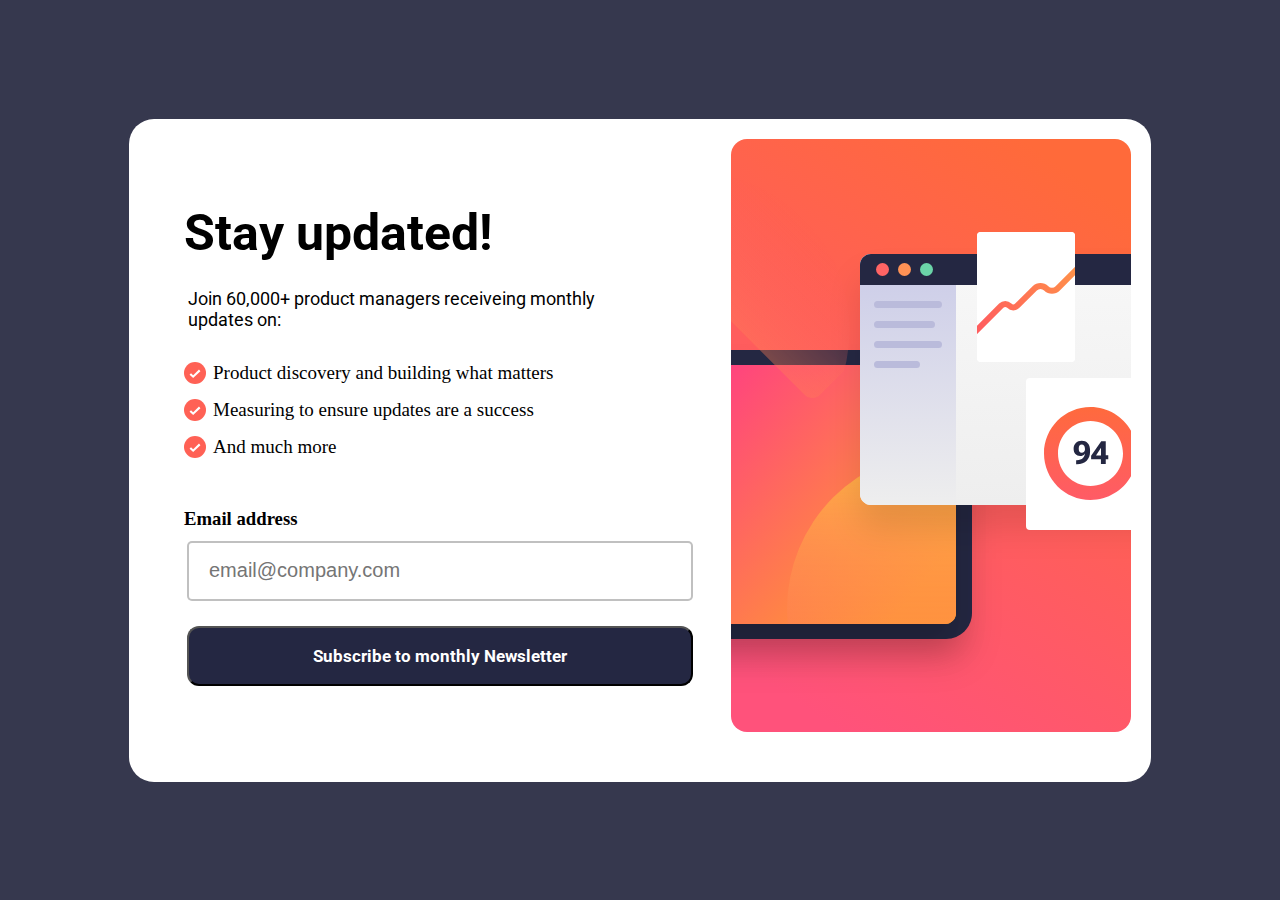
<file: index.html>
<!DOCTYPE html>
<html lang="en">
<head>
  <meta charset="UTF-8">
  <meta name="viewport" content="width=device-width, initial-scale=1.0"> <!-- displays site properly based on user's device -->

  <link rel="icon" type="image/png" sizes="32x32" href="./assets/images/favicon-32x32.png">
  
  <link rel="stylesheet" href="./css/style.css">

  <title>Frontend Mentor | Newsletter sign-up form with success message</title>

  <script src="./js/script.js" defer></script>


</head>
<body>

  <div class="flex-main">
    <div class="container">
      <div class="content">

        <div class="content-box">

          <h1>Stay updated!</h1>
  
          <p>Join 60,000+ product managers receiveing monthly updates on:</p>
  
          <ul>
            <li>Product discovery and building what matters</li>
            <li>Measuring to ensure updates are a success</li>
            <li>And much more</li>
          </ul>
  
          <div class="form-div">
  
            <div class="heading">
              <h3>Email address</h3>
              <h4 id="valid"></h4>
            </div>
  
            <form action="#" class="email form">
              <input type="email" name="emailid" id="emailid" placeholder="email@company.com" oninvalid="this.setCustomValidity(' ')"  oninput="this.setCustomValidity('')" title='enter email'>
              <button type="submit" class="btn" >Subscribe to monthly Newsletter</button>
            </form>
  
          </div>
        </div>


      </div>
      <div class="img">
        <img src="./assets/images/illustration-sign-up-desktop.svg" alt="">
      </div>
    </div>
  </div>
  
</body>
</html>
</file>
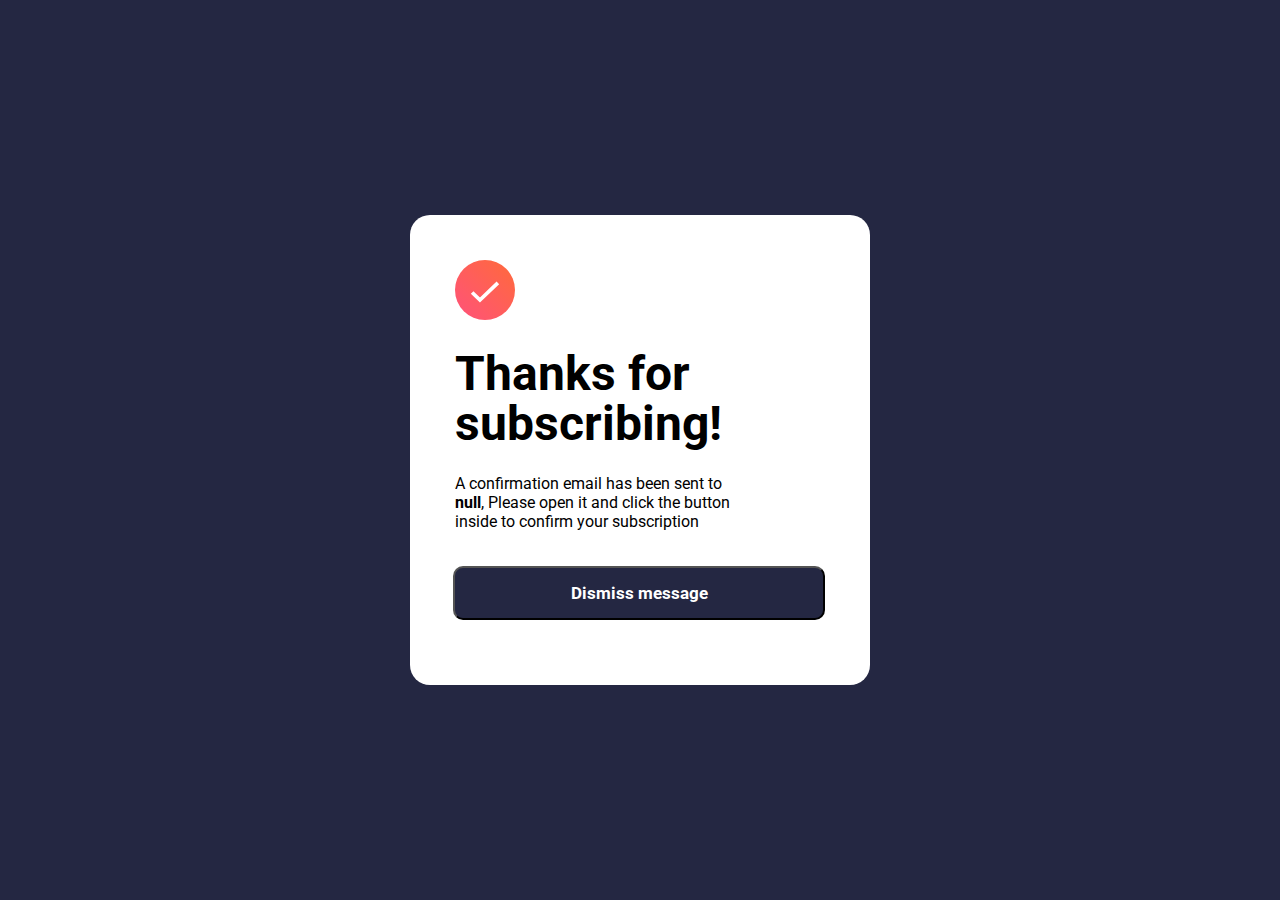
<file: success.html>
<!DOCTYPE html>
<html lang="en">
<head>
    <meta charset="UTF-8">
    <meta http-equiv="X-UA-Compatible" content="IE=edge">
    <meta name="viewport" content="width=device-width, initial-scale=1.0">
    <title>Successful</title>

    <link rel="stylesheet" href="./css/success.css">

    <script src="/js/success.js" defer></script>

</head>
<body>
    <div class="flex-main">
        <div class="container">
            
            <div class="img">
                <img src="./assets/images/icon-success.svg" alt="">
            </div>
            <div class="heading">
                <h1>Thanks for subscribing!</h1>
            </div>
            <div class="text-content"></div>

            <button class="btn">Dismiss message</button>
        </div>
    </div>
</body>
</html>
</file>
<file: css/style.css>
@import url('https://fonts.googleapis.com/css2?family=Roboto:wght@400;700&display=swap');
/* font-family: 'Roboto', sans-serif; */

*{
    margin: 0;
    padding: 0;
    box-sizing: border-box;
}

h1,p, .btn{
    font-family: 'Roboto', sans-serif;
}

:root{
    --primary-color: hsl(4, 100%, 67%);
    --dark-slate-grey: hsl(234, 29%, 20%);
    --charcoal-grey: hsl(235, 18%, 26%);
    --grey: hsl(231, 7%, 60%);
    --white: hsl(0, 0%, 100%);
}

.attribution { font-size: 11px; text-align: center; }
.attribution a { color: hsl(228, 45%, 44%); }

.flex-main{
    display: flex;
    justify-content: center;
    align-items: center;
    width: 100vw;
    height: 100vh;
    background-color: var(--charcoal-grey);
}

.container{
    background-color: #fff;
    display: flex;
    border-radius: 25px;
    padding: 20px;
}


.content{
    padding: 65px 35px;
}

.content h1{
    font-size: 50px;
}

.content p{
    margin: 26px 4px;
    font-size: 18px;
    width: 90%;
}

.content ul li{
    list-style: none;
    background-image: url('/assets/images/icon-list.svg');
    background-size: contain;
    background-repeat: no-repeat;
    padding-left: 29px;
    font-size: 19px;
    margin: 15px 0px;
}

.content ul{
    margin: 32px 0px;
}

.form-div{
    margin-top: 50px;
}

.heading{
    display: flex;
    justify-content: space-between;
    align-items: center;
}

.heading #valid{
    font-size: 14px;
}

.email{
    display: flex;
    flex-direction: column;
    padding: 11px 3px;
    gap: 25px;
}

.email #emailid{
    height: 60px;
    border-radius: 5px;
    border: 2px solid rgba(0, 0, 0, 0.246);
    padding: 20px;
}

#email::placeholder{
    font-size: 18px;
}

.email .btn{
    height: 60px;
    background-color: var(--dark-slate-grey);
    color: white;
    font-size: 17px;
    font-weight: bold;
    border-radius: 12px;

    transition: all 10ms linear;
}

.btn:hover{
    background-color: var(--primary-color);
    cursor: pointer;
    box-shadow: 10px 15px 50px var(--primary-color);
    border: none;
}

#emailid:hover{
    cursor: pointer;
    border: 1px solid black;
}

#emailid {
    font-size: 20px;
}

/* Media Queries */
@media(max-width: 1096px){
    .container{
        width: 90%;
        height: 80%;
        gap: 0px;
        padding: 16px;
    }
    .container .img{
        display: flex;
        align-items: center;
    }
}

@media(max-width: 970px){
    .content{
        padding: 40px 12px;
        display: flex;
        flex-direction: column;
    }

    .content ul li{
        padding-left: 29px;
        font-size: 16px;
        margin: 15px 0px;
    }

    .container{
        height: auto;
    }

    .container img{
        width: 100%;
    }

    .content-box h1{
        font-size: 42px;
    }

    .content-box p{
        margin: 20px 4px;
    }

    .content-box ul{
        margin-top: 25px;
        margin-bottom: 0;
    }

    .form-div{
        margin-top: 25px;
    }
    
    .email #emailid {
        height: 53px;
        width: 360px;
        font-size: 16px;
    }

    .email .btn{
        height: 53px;
        width: 364px;
        font-size: 19px;
    }

}

@media(max-width: 768px){

    .container{
        gap: 8px;
    }
    .container img{
        width: 98%;
    }

    .content{
        width: 330px;
    }
    .content ul li{
        font-size: 15px;
    }
    .content p{
        font-size: 16px;
    }
    .content-box h1 {
        font-size: 40px;
    }

    .email #emailid{
        width: 290px;
    }
    .email .btn{
        width: 295px;
        font-size: 15px;
    }

}

/* Mobiles */
@media(max-width: 425px){

    .flex-main{
        display: block;
        width: 100%;
        height: 100%;
    }

    .container{
        flex-direction: column;
        width: 100%;
        padding: 0;
        border-radius: 0px;
    }

    .container .img{
        order: -1;
    }

    .container img{
        width: 100%;
    }

    .container .content{
        width: 100%;
        padding: 0;
        margin-top: 21px;
        padding-left: 18px;
    }

    .content ul li{
        background-size: 20px;
        width: 300px;
        padding-bottom: 5px;
        font-size: 17px;
    }

    .content-box h1{
        font-size: 35px;
    }

    .form-div{
        margin-top: 40px;
        margin-bottom: 50px;
    }

    .email #emailid{
        width: 90%;
    }

    .email .btn{
        width: 92%;
    }

    .heading h3{
        font-size: 15px;
    }
}
</file>
<file: css/success.css>
@import url('https://fonts.googleapis.com/css2?family=Roboto:wght@400;700&display=swap');
/* font-family: 'Roboto', sans-serif; */

*{
    margin: 0;
    padding: 0;
    box-sizing: border-box;
}

h1,p, .btn{
    font-family: 'Roboto', sans-serif;
}

:root{
    --primary-color: hsl(4, 100%, 67%);
    --dark-slate-grey: hsl(234, 29%, 20%);
    --charcoal-grey: hsl(235, 18%, 26%);
    --grey: hsl(231, 7%, 60%);
    --white: hsl(0, 0%, 100%);
}

.flex-main{
    display: flex;
    justify-content: center;
    align-items: center;
    width: 100vw;
    height: 100vh;
    background-color: var(--dark-slate-grey);
}

.container{
    background-color: #fff;
    border-radius: 20px;
    width: 460px;
    height: 470px;
    padding: 45px;
    display: flex;
    flex-direction: column;
    gap: 25px;
}

.container img{
    background-size: contain;
    background-repeat: no-repeat;
    height: 60px;
}

.container h1{
    font-size: 48px;
    line-height: 50px;
}

.text-content{
    width: 80%;
}

.btn{
    padding: 15px;
    background-color: var(--dark-slate-grey);
    color: white;
    font-size: 17px;
    font-weight: bold;

    transition: all 10ms linear;
    border-radius: 10px;
    margin-left: -2px;
    margin-top: 10px;
}

.btn:hover{
    background-color: hsl(4, 71%, 62%);
    cursor: pointer;
    box-shadow: 10px 15px 50px var(--primary-color);
    border: none;
}

@media(max-width:425px){
    .flex-main{
        background-color: #fff  ;
        align-items:flex-start;
    }

    .container{
        padding: 45px 30px;
        height: 100%;
        padding-top: 120px;
    }

    .container .btn{
        position: absolute;
        bottom: 57px;
        align-self: flex-start;
        padding: 19px 67px;
        width: 84%;
        font-size: 18px;
    }

    .text-content {
        width: 100%;
        line-height: 28px;
        font-size: 17px;
    }

    .container h1{
        font-size: 41px;
        line-height: 46px;
    }

}   

@media(max-width: 335px){
    .container .btn{
        font-size: 16px;
    }
}
</file>
